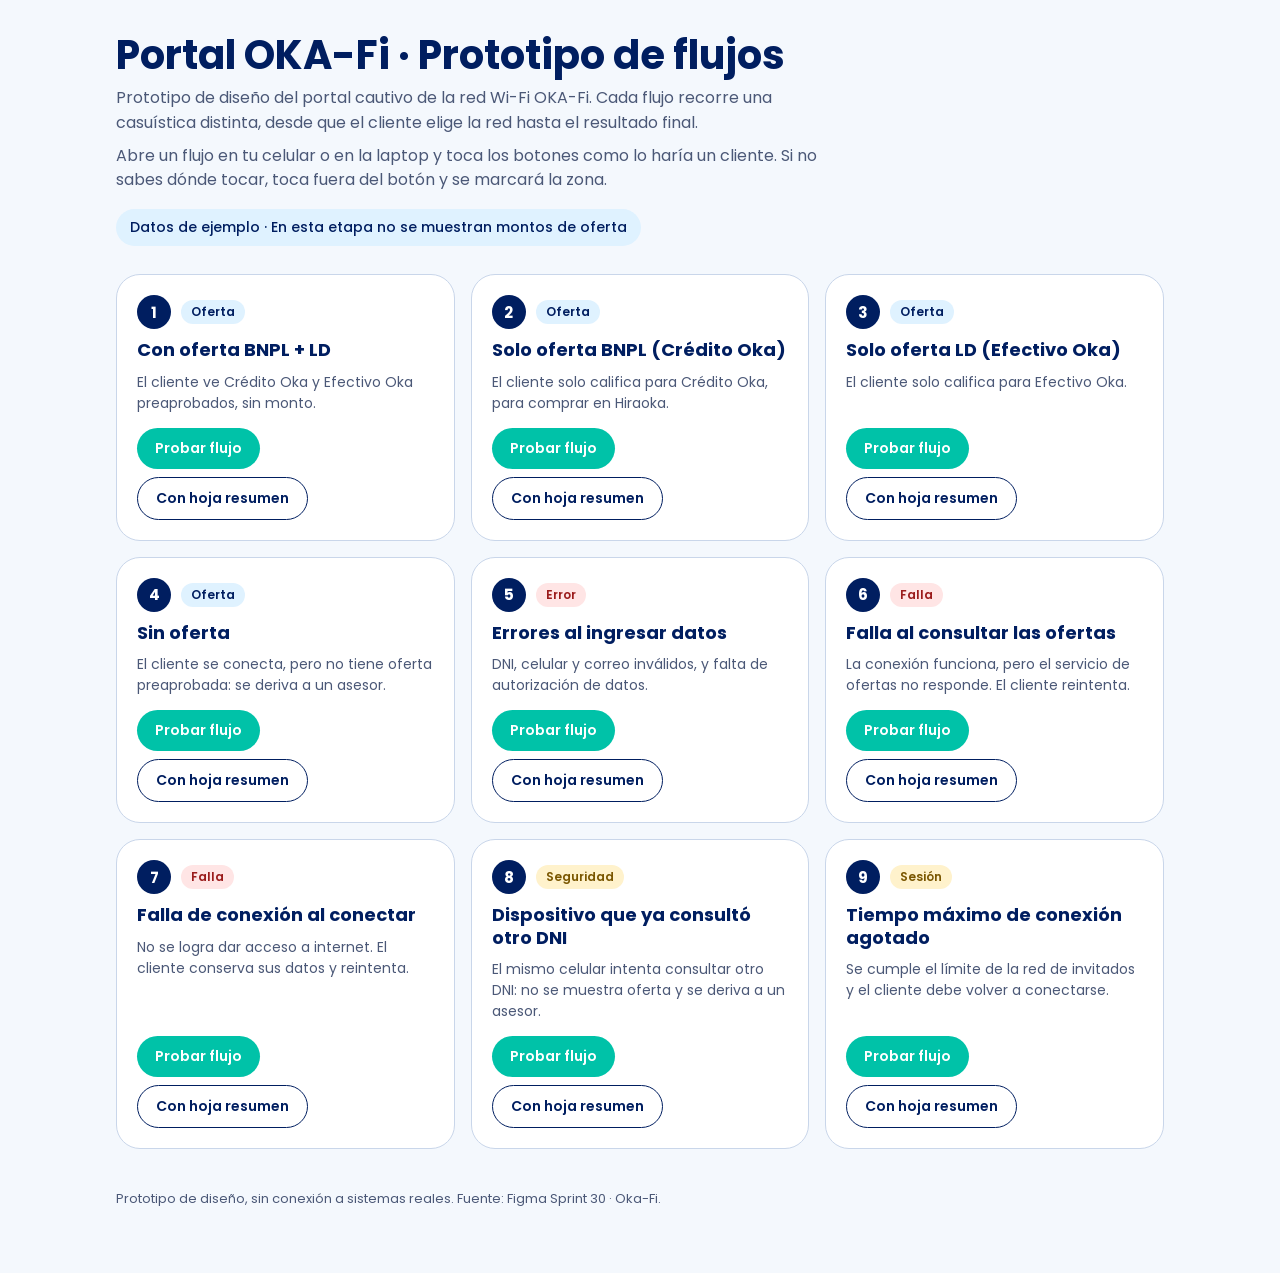
<file: index.html>
<!doctype html>
<html lang="es">
<head>
  <meta charset="utf-8">
  <meta name="viewport" content="width=device-width, initial-scale=1">
  <meta name="robots" content="noindex, nofollow">
  <title>Portal OKA-Fi · Prototipo</title>
  <link rel="preconnect" href="https://fonts.googleapis.com">
  <link rel="preconnect" href="https://fonts.gstatic.com" crossorigin>
  <link href="https://fonts.googleapis.com/css2?family=Poppins:wght@400;500;600;700&display=swap" rel="stylesheet">
  <link rel="stylesheet" href="style.css">
</head>
<body>
  <main class="wrap">
    <header class="hero">
      <h1>Portal OKA-Fi · Prototipo de flujos</h1>
      <p>Prototipo de diseño del portal cautivo de la red Wi-Fi OKA-Fi. Cada flujo recorre una casuística distinta, desde que el cliente elige la red hasta el resultado final.</p>
      <p>Abre un flujo en tu celular o en la laptop y toca los botones como lo haría un cliente. Si no sabes dónde tocar, toca fuera del botón y se marcará la zona.</p>
      <span class="note">Datos de ejemplo · En esta etapa no se muestran montos de oferta</span>
    </header>
    <section class="grid" id="grid"></section>
    <footer>Prototipo de diseño, sin conexión a sistemas reales. Fuente: Figma Sprint 30 · Oka-Fi.</footer>
  </main>
  <script src="data.js"></script>
  <script>
    const grid = document.getElementById("grid");
    grid.innerHTML = FLOWS.map(f => `
      <article class="card">
        <div class="top"><span class="num">${f.id}</span><span class="tag ${f.tag}">${f.tag}</span></div>
        <h2>${f.title}</h2>
        <p>${f.desc}</p>
        <div class="actions">
          <a class="btn primary" href="flujo.html?f=${f.id}&modo=prueba">Probar flujo</a>
          <a class="btn ghost" href="flujo.html?f=${f.id}">Con hoja resumen</a>
        </div>
      </article>`).join("");
  </script>
</body>
</html>
</file>
<file: style.css>
:root {
  --navy: #001e60;
  --ink: #171717;
  --panel: #dff2ff;
  --teal: #00c2a8;
  --stage: #5f5f5f;
  --card: #ffffff;
  --muted: #4b5877;
  --line: #c9d6ea;
}
* { box-sizing: border-box; }
html, body { margin: 0; }
body {
  font-family: "Poppins", system-ui, -apple-system, "Segoe UI", sans-serif;
  color: var(--ink);
  background: #f4f8fd;
  -webkit-font-smoothing: antialiased;
}
a { color: inherit; }
button { font: inherit; cursor: pointer; }

/* ---------- Índice ---------- */
.wrap { max-width: 1080px; margin: 0 auto; padding: 32px 16px 64px; }
.hero h1 { margin: 0 0 8px; font-size: clamp(26px, 5vw, 40px); color: var(--navy); line-height: 1.15; }
.hero p { margin: 0 0 8px; color: var(--muted); max-width: 720px; line-height: 1.55; }
.note { display: inline-block; margin-top: 8px; padding: 8px 14px; border-radius: 999px; background: var(--panel); color: var(--navy); font-size: 14px; font-weight: 500; }
.grid { display: grid; gap: 16px; margin-top: 28px; grid-template-columns: repeat(auto-fill, minmax(290px, 1fr)); }
.card { background: var(--card); border: 1px solid var(--line); border-radius: 24px; padding: 20px; display: flex; flex-direction: column; gap: 10px; }
.card .top { display: flex; align-items: center; gap: 10px; }
.num { width: 34px; height: 34px; border-radius: 50%; background: var(--navy); color: #fff; display: grid; place-items: center; font-weight: 700; font-size: 15px; flex: none; }
.tag { font-size: 12px; font-weight: 600; padding: 3px 10px; border-radius: 999px; background: var(--panel); color: var(--navy); }
.tag.Error, .tag.Falla { background: #ffe5e5; color: #9b1c1c; }
.tag.Seguridad, .tag.Sesión { background: #fff2cc; color: #7a5600; }
.card h2 { margin: 0; font-size: 18px; color: var(--navy); line-height: 1.25; }
.card p { margin: 0; color: var(--muted); font-size: 14px; line-height: 1.5; flex: 1; }
.actions { display: flex; gap: 8px; flex-wrap: wrap; margin-top: 4px; }
.btn { display: inline-flex; align-items: center; justify-content: center; padding: 10px 18px; border-radius: 999px; border: 0; font-weight: 600; font-size: 14px; text-decoration: none; }
.btn.primary { background: var(--teal); color: #fff; }
.btn.ghost { background: transparent; color: var(--navy); border: 1.5px solid var(--navy); }
footer { margin-top: 40px; color: var(--muted); font-size: 13px; }

/* ---------- Visor de flujo ---------- */
body.viewer { background: #2a2a2a; min-height: 100vh; }
.bar { display: flex; align-items: center; gap: 10px; padding: 10px 14px; background: #1c1c1c; color: #fff; position: sticky; top: 0; z-index: 5; flex-wrap: wrap; }
.bar a.back { text-decoration: none; font-size: 14px; opacity: .85; }
.bar .ttl { font-weight: 600; font-size: 14px; flex: 1; min-width: 160px; }
.bar .step { font-size: 13px; opacity: .8; }
.bar button { background: #3a3a3a; color: #fff; border: 0; padding: 7px 14px; border-radius: 999px; font-size: 13px; }
.bar button:hover { background: #4a4a4a; }
.bar button:disabled { opacity: .4; cursor: default; }
.layout { display: flex; justify-content: center; align-items: flex-start; gap: 32px; padding: 20px 12px 48px; }
.phone-col { width: 100%; max-width: 360px; flex: none; }
.phone { position: relative; width: 100%; border-radius: 22px; overflow: hidden; background: #fff; box-shadow: 0 10px 40px rgba(0,0,0,.45); }
.phone img { display: block; width: 100%; height: auto; transition: opacity .18s ease; }
.phone img.swap { opacity: 0; }
.zone { position: absolute; border: 0; background: transparent; border-radius: 14px; padding: 0; }
.zone:focus-visible { outline: 3px solid var(--teal); }
.hint .zone, .zones-on .zone { background: rgba(0,194,168,.25); outline: 2px solid var(--teal); animation: pulse 1s ease-in-out 2; }
@keyframes pulse { 50% { background: rgba(0,194,168,.5); } }
.caption { color: #e8e8e8; font-size: 13px; margin: 10px 4px 0; }
.end { margin-top: 12px; padding: 12px 14px; border-radius: 14px; background: #1c1c1c; color: #fff; font-size: 13px; display: flex; justify-content: space-between; align-items: center; gap: 10px; }
.end button { background: var(--teal); border: 0; color: #fff; padding: 7px 14px; border-radius: 999px; font-weight: 600; font-size: 13px; }
.sheet { width: 440px; max-width: 100%; background: var(--panel); border-radius: 28px; padding: 28px; position: sticky; top: 70px; max-height: calc(100vh - 90px); overflow: auto; }
.sheet .kicker { font-size: 12px; font-weight: 600; color: var(--navy); letter-spacing: .04em; }
.sheet h2 { margin: 4px 0 14px; color: var(--navy); font-size: 22px; line-height: 1.2; }
.sheet h3 { margin: 16px 0 6px; font-size: 15px; color: var(--navy); }
.sheet ul { margin: 0; padding-left: 18px; font-size: 13.5px; line-height: 1.55; }
.sheet li { margin-bottom: 4px; }
.hide { display: none !important; }

@media (max-width: 899px) {
  .layout { flex-direction: column; align-items: center; }
  .sheet { position: fixed; inset: auto 0 0 0; width: 100%; max-height: 78vh; border-radius: 24px 24px 0 0; z-index: 10; top: auto; box-shadow: 0 -10px 40px rgba(0,0,0,.4); }
}
</file>
